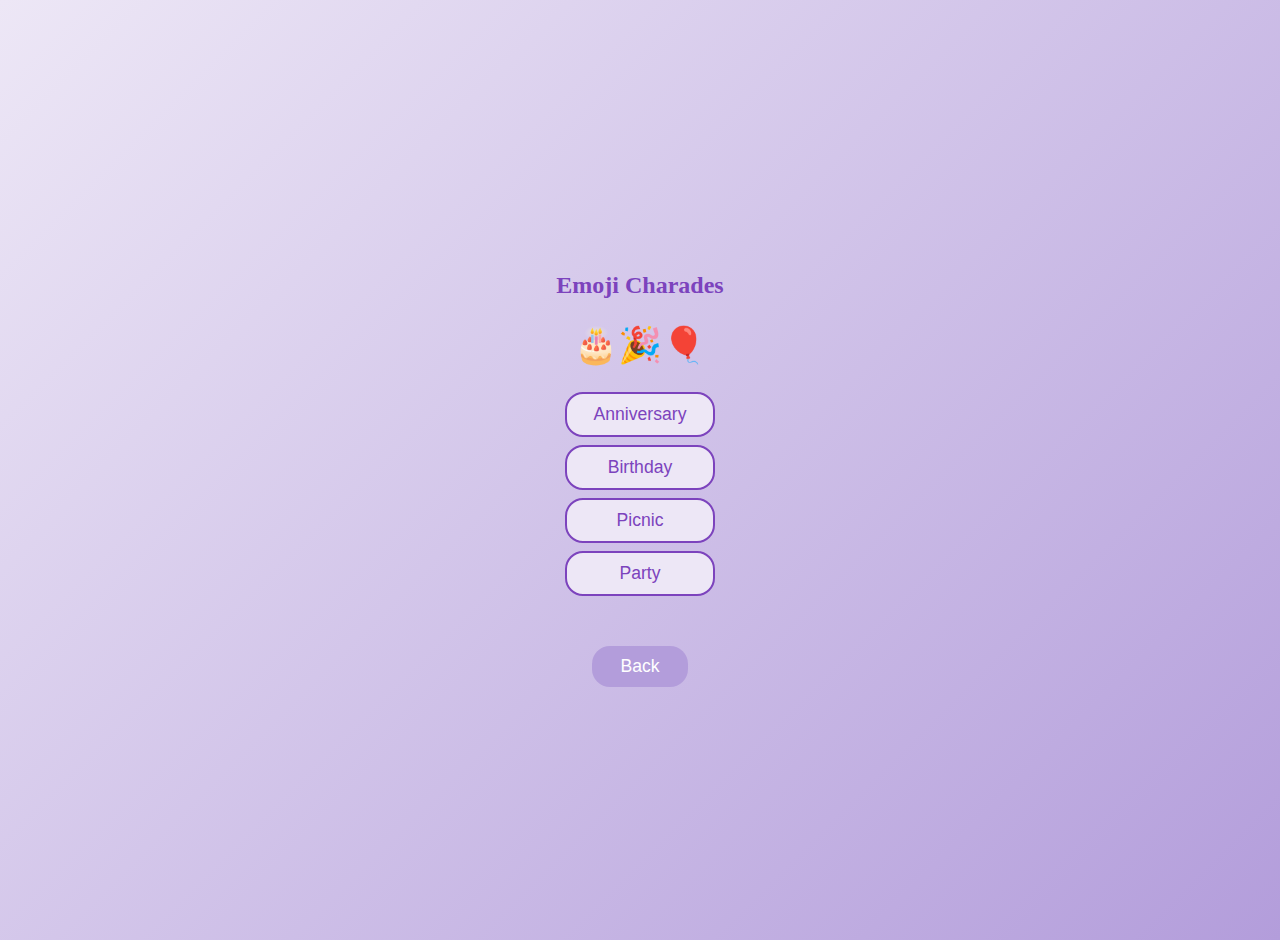
<file: emoji_charades.html>
<!DOCTYPE html>
<html lang="en">
<head>
    <meta charset="UTF-8">
    <meta name="viewport" content="width=device-width, initial-scale=1.0">
    <title>Emoji Charades</title>
    <link rel="stylesheet" href="style.css">
    <link href="https://fonts.googleapis.com/css2?family=Indie+Flower&display=swap" rel="stylesheet">
    <style>
        .charades-container { max-width: 420px; margin: 40px auto; text-align: center; }
        .emoji-set { font-size: 2.2em; margin: 24px 0 18px 0; }
        .mcq-btn { background: #ede7f6; color: #7c43bd; border: 2px solid #7c43bd; border-radius: 18px; padding: 10px 18px; font-size: 1.1em; cursor: pointer; margin: 8px 0; width: 90%; transition: background 0.2s; display: block; margin-left: auto; margin-right: auto; }
        .mcq-btn:hover { background: #b39ddb; color: #fff; }
        .result-msg { margin-top: 18px; font-size: 1.2em; color: #7c43bd; font-family: 'Indie Flower', cursive; }
        .back-btn { margin-top: 32px; background: #b39ddb; color: #fff; border: none; border-radius: 18px; padding: 10px 28px; font-size: 1.1em; cursor: pointer; }
    </style>
</head>
<body>
    <div class="charades-container">
        <h2 style="font-family: 'Dancing Script', cursive; color: #7c43bd;">Emoji Charades</h2>
        <div class="emoji-set" id="emoji-set"></div>
        <div id="mcq-options"></div>
        <div class="result-msg" id="charades-result"></div>
        <button class="back-btn" onclick="window.location.href='celebration.html'">Back</button>
    </div>
    <script>
    const charades = [
        {emojis: '🎂🎉🎈', answer: 'Birthday', options: ['Birthday','Picnic','Anniversary','Party']},
        {emojis: '😴🛏️💤', answer: 'Tired', options: ['Tired','Excited','Hungry','Dancing']},
        {emojis: '😂🤣😆', answer: 'Laughter', options: ['Crying','Laughter','Surprised','Angry']},
        {emojis: '🍫🍰🍩', answer: 'Sweet Tooth', options: ['Sweet Tooth','Healthy','Picnic','Shopping']},
        {emojis: '👩‍👧❤️👩‍👦', answer: 'Mother-Daughter Love', options: ['Mother-Daughter Love','Sisters','Friends','Neighbors']},
        {emojis: '☕📚🛋️', answer: 'Relaxing', options: ['Relaxing','Studying','Cooking','Cleaning']},
        {emojis: '🌧️☔🌈', answer: 'Rainy Day', options: ['Rainy Day','Sunny Day','Snowy Day','Windy Day']},
        {emojis: '🍲👩‍🍳🥘', answer: 'Cooking', options: ['Cooking','Eating','Shopping','Sleeping']},
        {emojis: '🛍️💸🛒', answer: 'Shopping', options: ['Shopping','Saving','Working','Dancing']},
        {emojis: '😇🙏🌟', answer: 'Grateful', options: ['Grateful','Surprised','Sad','Excited']},
        {emojis: '😋🍽️🍔', answer: 'Yummy Food', options: ['Yummy Food','Cooking','Cleaning','Sleeping']},
        {emojis: '💤😪🛌', answer: 'Sleepy', options: ['Sleepy','Excited','Hungry','Dancing']},
        {emojis: '🎶💃🎤', answer: 'Dancing', options: ['Dancing','Singing','Sleeping','Cooking']},
        {emojis: '📸👩‍👧📷', answer: 'Taking Photos', options: ['Taking Photos','Cooking','Dancing','Shopping']},
        {emojis: '🥰🌸💖', answer: 'Feeling Loved', options: ['Feeling Loved','Feeling Sad','Feeling Tired','Feeling Hungry']},
        {emojis: '🚴‍♀️🌳🏞️', answer: 'Cycling', options: ['Cycling','Running','Walking','Driving']},
        {emojis: '🎮🕹️👾', answer: 'Gaming', options: ['Gaming','Watching TV','Reading','Sleeping']},
        {emojis: '🏖️🌊☀️', answer: 'Beach Day', options: ['Beach Day','Rainy Day','Snowy Day','Windy Day']},
        {emojis: '🎭🎨🎷', answer: 'Artistic', options: ['Artistic','Bored','Excited','Hungry']},
        {emojis: '🚗🛣️🗺️', answer: 'Road Trip', options: ['Road Trip','Shopping','Working','Sleeping']}
    ];

    function shuffle(array) {
        for (let i = array.length - 1; i > 0; i--) {
            const j = Math.floor(Math.random() * (i + 1));
            [array[i], array[j]] = [array[j], array[i]];
        }
    }

    let current = 0;
    const emojiSet = document.getElementById('emoji-set');
    const mcqOptions = document.getElementById('mcq-options');
    const result = document.getElementById('charades-result');
    function showCharade(idx) {
        const c = charades[idx];
        emojiSet.textContent = c.emojis;
        mcqOptions.innerHTML = '';
        result.textContent = '';
        const shuffledOptions = [...c.options];
        shuffle(shuffledOptions);
        shuffledOptions.forEach(opt => {
            const btn = document.createElement('button');
            btn.className = 'mcq-btn';
            btn.textContent = opt;
            btn.onclick = () => {
                if(opt === c.answer) {
                    result.textContent = 'Correct!';
                    setTimeout(()=>nextCharade(), 1200);
                } else {
                    result.textContent = 'Try again!';
                }
            };
            mcqOptions.appendChild(btn);
        });
    }
    function nextCharade() {
        current = (current+1)%charades.length;
        showCharade(current);
    }
    showCharade(current);
    </script>
</body>
</html>
</file>
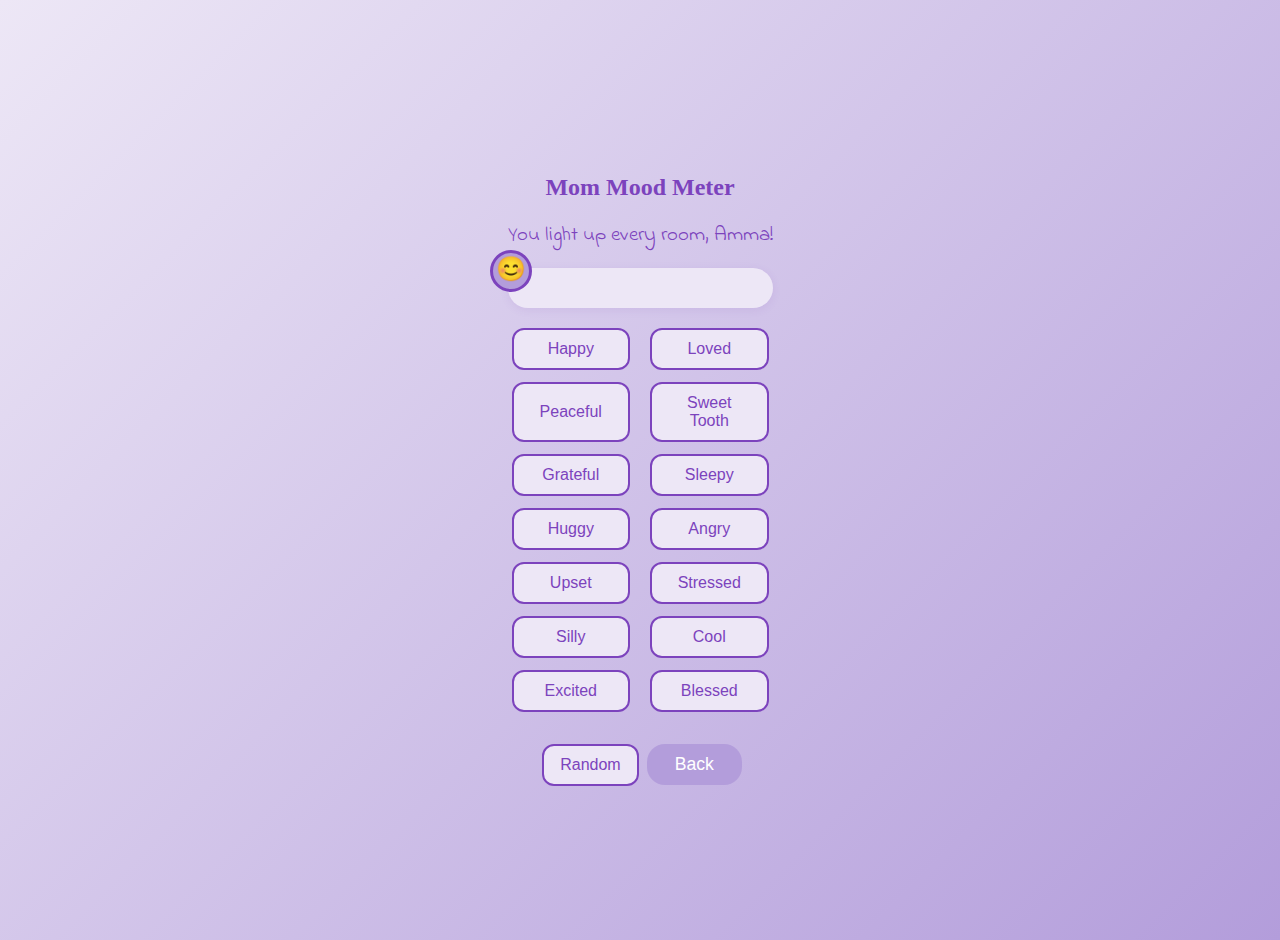
<file: mood_meter.html>
<!DOCTYPE html>
<html lang="en">
<head>
    <meta charset="UTF-8">
    <meta name="viewport" content="width=device-width, initial-scale=1.0">
    <title>Mom Mood Meter</title>
    <link rel="stylesheet" href="style.css">
    <link href="https://fonts.googleapis.com/css2?family=Indie+Flower&display=swap" rel="stylesheet">
    <style>
        .meter-container { max-width: 400px; margin: 40px auto; text-align: center; }
        .meter-label { font-size: 1.3em; margin-bottom: 18px; color: #7c43bd; }
        .mood-meter {
            width: 100%; height: 40px; background: #ede7f6; border-radius: 20px; position: relative; margin-bottom: 18px;
            box-shadow: 0 2px 8px rgba(124,67,189,0.10);
        }
        .mood-pointer {
            position: absolute; top: -18px; width: 36px; height: 36px; background: #b39ddb; border-radius: 50%;
            left: 0; transition: left 0.6s cubic-bezier(.62,.01,.36,1);
            display: flex; align-items: center; justify-content: center; color: #fff; font-size: 1.5em; border: 3px solid #7c43bd;
        }
        .mood-options {
            display: grid;
            grid-template-columns: repeat(auto-fit, minmax(120px, 1fr));
            gap: 12px;
            justify-content: center;
            margin-top: 20px;
        }
        .mood-btn {
            background: #ede7f6; color: #7c43bd; border: 2px solid #7c43bd; border-radius: 18px; padding: 8px 18px; font-size: 1em; cursor: pointer; margin: 0 4px; transition: background 0.2s;
            text-align: center;
            padding: 10px 16px;
            font-size: 1em;
            border-radius: 12px;
            transition: transform 0.2s;
        }
        .mood-btn:hover {
            background: #b39ddb; color: #fff;
            transform: scale(1.1);
        }
        .back-btn { margin-top: 32px; background: #b39ddb; color: #fff; border: none; border-radius: 18px; padding: 10px 28px; font-size: 1.1em; cursor: pointer; }
    </style>
</head>
<body>
    <div class="meter-container">
        <h2 style="font-family: 'Dancing Script', cursive; color: #7c43bd;">Mom Mood Meter</h2>
        <div class="meter-label" id="mood-label">How are you feeling today?</div>
        <div class="mood-meter" id="mood-meter">
            <div class="mood-pointer" id="mood-pointer">😊</div>
        </div>
        <div class="mood-options" id="mood-options"></div>
        <button class="mood-btn" id="random-mood">Random</button>
        <button class="back-btn" onclick="window.location.href='celebration.html'">Back</button>
    </div>
    <script>
    const moods = [
        {emoji: '😊', label: 'Happy', msg: 'You light up every room, Amma!'},
        {emoji: '🥰', label: 'Loved', msg: 'You are so loved, always.'},
        {emoji: '😌', label: 'Peaceful', msg: 'Enjoy your well-deserved peace.'},
        {emoji: '🍫', label: 'Sweet Tooth', msg: 'Time for a treat!'},
        {emoji: '🌸', label: 'Grateful', msg: 'Thank you for everything you do.'},
        {emoji: '😴', label: 'Sleepy', msg: 'You deserve a nap and a break.'},
        {emoji: '🤗', label: 'Huggy', msg: 'Sending you a big, warm hug!'},
        {emoji: '😡', label: 'Angry', msg: 'It’s okay to feel mad. You’re still amazing!'},
        {emoji: '😢', label: 'Upset', msg: 'Sending extra love your way.'},
        {emoji: '😬', label: 'Stressed', msg: 'Take a deep breath. You’ve got this.'},
        {emoji: '😆', label: 'Silly', msg: 'Let’s do something fun and goofy!'},
        {emoji: '😎', label: 'Cool', msg: 'You’re the coolest mom ever.'},
        {emoji: '🤩', label: 'Excited', msg: 'Yay! Let’s celebrate you!'},
        {emoji: '😇', label: 'Blessed', msg: 'You are a blessing to us all.'}
    ];
    const meter = document.getElementById('mood-meter');
    const pointer = document.getElementById('mood-pointer');
    const label = document.getElementById('mood-label');
    const options = document.getElementById('mood-options');
    moods.forEach((mood, i) => {
        const btn = document.createElement('button');
        btn.className = 'mood-btn';
        btn.textContent = mood.label;
        btn.onclick = () => setMood(i);
        options.appendChild(btn);
    });
    function setMood(idx) {
        const percent = idx / (moods.length-1);
        pointer.style.left = `calc(${percent*100}% - 18px)`;
        pointer.textContent = moods[idx].emoji;
        label.textContent = moods[idx].msg;
    }
    document.getElementById('random-mood').onclick = () => {
        const idx = Math.floor(Math.random()*moods.length);
        setMood(idx);
    };
    setMood(0);
    </script>
</body>
</html>
</file>
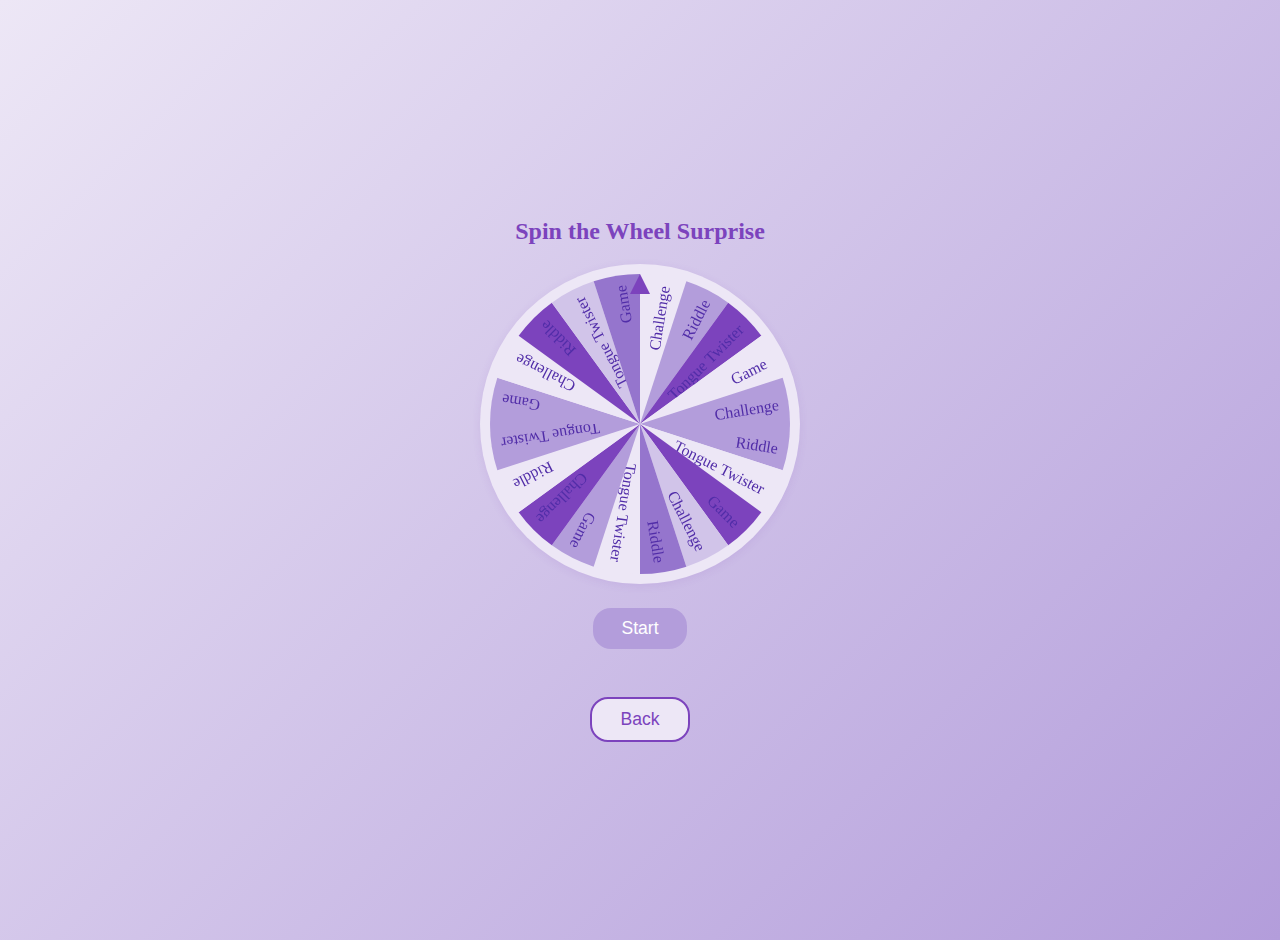
<file: spin_wheel.html>
<!DOCTYPE html>
<html lang="en">
<head>
    <meta charset="UTF-8">
    <meta name="viewport" content="width=device-width, initial-scale=1.0">
    <title>Spin the Wheel Surprise</title>
    <link rel="stylesheet" href="style.css">
    <link href="https://fonts.googleapis.com/css2?family=Indie+Flower&display=swap" rel="stylesheet">
    <style>
        .wheel-container { max-width: 420px; margin: 40px auto; text-align: center; }
        .wheel-canvas { margin: 0 auto; display: block; background: #ede7f6; border-radius: 50%; box-shadow: 0 2px 8px rgba(124,67,189,0.10); }
        .start-btn { margin-top: 24px; background: #b39ddb; color: #fff; border: none; border-radius: 18px; padding: 10px 28px; font-size: 1.1em; cursor: pointer; }
        .back-btn { margin-top: 24px; background: #ede7f6; color: #7c43bd; border: 2px solid #7c43bd; border-radius: 18px; padding: 10px 28px; font-size: 1.1em; cursor: pointer; }
        .result-msg { margin-top: 24px; font-size: 1.2em; color: #7c43bd; font-family: 'Indie Flower', cursive; }
    </style>
</head>
<body>
    <div class="wheel-container">
        <h2 style="font-family: 'Dancing Script', cursive; color: #7c43bd;">Spin the Wheel Surprise</h2>
        <canvas id="wheel" width="320" height="320" class="wheel-canvas"></canvas>
        <button class="start-btn" id="start-spin">Start</button>
        <div class="result-msg" id="wheel-result"></div>
        <button class="back-btn" onclick="window.location.href='celebration.html'">Back</button>
    </div>
    <script>
    const segments = [
        'Riddle: What has keys but can’t open locks? (A piano)',
        'Tongue Twister: She sells seashells by the seashore',
        'Game: Do your best dance move for 10 seconds!',
        'Challenge: Give yourself a compliment out loud!',
        'Riddle: What gets wetter as it dries? (A towel)',
        'Tongue Twister: Red lorry, yellow lorry',
        'Game: Make the silliest face you can!',
        'Challenge: Tell a funny story or memory!',
        'Riddle: What has a heart that doesn’t beat? (An artichoke)',
        'Tongue Twister: Unique New York',
        'Game: Try to balance a book on your head for 5 seconds!',
        'Challenge: Give a big air hug to the room!',
        'Riddle: What comes down but never goes up? (Rain)',
        'Tongue Twister: Fuzzy Wuzzy was a bear',
        'Game: Say “I am awesome!” three times!',
        'Challenge: Share one thing you’re grateful for today!',
        'Riddle: What has hands but can’t clap? (A clock)',
        'Tongue Twister: Toy boat, toy boat, toy boat',
        'Game: Spin around in your chair (carefully!)',
        'Challenge: Smile for 10 seconds straight!'
    ];
    const colors = ['#b39ddb','#ede7f6','#7c43bd','#d1c4e9','#9575cd','#ede7f6','#b39ddb','#7c43bd','#ede7f6','#b39ddb'];
    const wheel = document.getElementById('wheel');
    const ctx = wheel.getContext('2d');
    const result = document.getElementById('wheel-result');
    let angle = 0, spinning = false;
    function drawWheel() {
        const seg = segments.length;
        const arc = 2 * Math.PI / seg;
        for(let i=0;i<seg;i++){
            ctx.beginPath();
            ctx.moveTo(160,160);
            ctx.arc(160,160,150,i*arc,(i+1)*arc);
            ctx.closePath();
            ctx.fillStyle = colors[i%colors.length];
            ctx.fill();
            ctx.save();
            ctx.translate(160,160);
            ctx.rotate(i*arc+arc/2);
            ctx.textAlign = 'right';
            ctx.font = '16px Indie Flower, cursive';
            ctx.fillStyle = '#512da8';
            ctx.fillText(segments[i].split(':')[0], 140,8);
            ctx.restore();
        }
        // Draw pointer
        ctx.beginPath();
        ctx.moveTo(160,10);
        ctx.lineTo(150,30);
        ctx.lineTo(170,30);
        ctx.closePath();
        ctx.fillStyle = '#7c43bd';
        ctx.fill();
    }
    drawWheel();
    document.getElementById('start-spin').onclick = function() {
        if(spinning) return;
        spinning = true;
        result.textContent = '';
        let spinAngle = Math.random()*2*Math.PI + 8*Math.PI;
        let start = null;
        function animate(ts){
            if(!start) start = ts;
            let progress = (ts-start)/1800;
            if(progress>1) progress=1;
            angle = spinAngle*progress;
            ctx.clearRect(0,0,320,320);
            ctx.save();
            ctx.translate(160,160);
            ctx.rotate(angle);
            ctx.translate(-160,-160);
            drawWheel();
            ctx.restore();
            if(progress<1){
                requestAnimationFrame(animate);
            }else{
                spinning = false;
                const seg = segments.length;
                const arc = 2 * Math.PI / seg;
                let idx = seg - Math.floor(((angle%(2*Math.PI))/arc)) - 1;
                if(idx<0) idx+=seg;
                result.textContent = segments[idx];
            }
        }
        requestAnimationFrame(animate);
    };
    </script>
</body>
</html>
</file>
<file: style.css>
/* General Styles */
body {
    font-family: 'Indie Flower', 'Comic Sans MS', 'Dancing Script', cursive, 'Merriweather', serif;
    background: linear-gradient(135deg, #ede7f6 0%, #b39ddb 100%);
    color: #4a4a4a;
    margin: 0;
    padding: 20px;
    display: flex;
    justify-content: center;
    align-items: center;
    min-height: 100vh;
}

.container {
    max-width: 800px;
    background: #f3e5f5;
    border-radius: 15px;
    box-shadow: 0 10px 30px rgba(124, 67, 189, 0.12);
    overflow: hidden;
    width: 100%;
}

/* Header */
header {
    background: linear-gradient(135deg, #7c43bd, #b39ddb);
    padding: 30px;
    text-align: center;
}

header h1 {
    font-family: 'Dancing Script', cursive;
    font-size: 3.5em;
    color: #fff;
    margin: 0;
    text-shadow: 2px 2px 4px rgba(124, 67, 189, 0.2);
}

/* Main Content */
main {
    padding: 30px;
}

/* Message Section */
.message h2 {
    font-family: 'Dancing Script', cursive;
    font-size: 2.5em;
    color: #7c43bd; 
    margin-top: 0;
}

.message p {
    font-size: 1.1em;
    line-height: 1.8;
    text-align: justify;
}

/* Gallery Section */
.gallery {
    margin-top: 40px;
    text-align: center;
}

.gallery h2 {
    font-family: 'Dancing Script', cursive;
    font-size: 2.5em;
    color: #d1426b;
}

.image-container {
    display: flex;
    justify-content: space-around;
    flex-wrap: wrap;
    gap: 20px;
    margin-top: 20px;
}

.polaroid {
    background: #fff;
    padding: 15px 15px 30px 15px;
    border-radius: 5px;
    box-shadow: 0 4px 15px rgba(0, 0, 0, 0.15);
    transform: rotate(-2deg);
    transition: transform 0.3s ease;
}

.polaroid:nth-child(2) {
    transform: rotate(3deg);
}

.polaroid:nth-child(3) {
    transform: rotate(-4deg);
}

.polaroid:hover {
    transform: rotate(0) scale(1.05);
    z-index: 10;
}

.polaroid img {
    width: 100%;
    height: auto;
    display: block;
    border-bottom: 1px solid #eee;
    padding-bottom: 10px;
}

.polaroid p {
    font-family: 'Dancing Script', cursive;
    font-size: 1.5em;
    margin: 15px 0 0;
    color: #555;
}

.outro {
    font-style: italic;
    margin-top: 30px;
    font-size: 1.2em;
    color: #777;
}

/* Oval photo frame for mom's picture */
.photo-center {
    display: flex;
    flex-direction: column;
    align-items: center;
    margin: 40px 0 30px 0;
}
.oval-frame {
    width: 220px;
    height: 300px;
    border-radius: 50% / 45%;
    overflow: hidden;
    box-shadow: 0 8px 32px rgba(128, 0, 128, 0.18), 0 2px 8px rgba(0,0,0,0.10);
    border: 6px solid #7c43bd;
    background: #ede7f6;
    margin-bottom: 18px;
}
.oval-frame img {
    width: 100%;
    height: 100%;
    object-fit: cover;
    display: block;
}
.dramatic-quote {
    font-family: 'Dancing Script', cursive;
    font-size: 1.5em;
    color: #7c43bd;
    text-align: center;
    margin: 0 0 10px 0;
    padding: 0 10px;
}

/* Banner and Enter Button */
.banner-quote {
    font-family: 'Dancing Script', cursive;
    font-size: 1.3em;
    color: #ede7f6;
    margin: 10px 0 20px 0;
    text-shadow: 1px 1px 4px #7c43bd;
}
.enter-btn {
    background: #7c43bd;
    color: #fff;
    font-size: 1.2em;
    padding: 12px 32px;
    border: none;
    border-radius: 30px;
    cursor: pointer;
    margin-top: 18px;
    box-shadow: 0 2px 8px rgba(124,67,189,0.15);
    transition: background 0.2s;
}
.enter-btn:hover {
    background: #512da8;
}

/* Gifts Gallery */
.gifts-gallery {
    margin: 40px 0;
    text-align: center;
}
.gifts-grid {
    display: grid;
    grid-template-columns: repeat(auto-fit, minmax(48px, 1fr));
    gap: 10px;
    max-width: 500px;
    margin: 0 auto 10px auto;
}
.gift-square {
    background: #ede7f6;
    border: 2px solid #7c43bd;
    border-radius: 10px;
    width: 48px;
    height: 48px;
    display: flex;
    align-items: center;
    justify-content: center;
    font-size: 1.1em;
    font-weight: bold;
    color: #7c43bd;
    cursor: pointer;
    transition: background 0.2s, transform 0.2s;
}
.gift-square.opened {
    background: #b39ddb;
    color: #fff;
    border-color: #7c43bd;
    font-weight: bold;
    box-shadow: 0 2px 8px rgba(124,67,189,0.13);
}
.gift-square:hover {
    background: #b39ddb;
    transform: scale(1.08);
}
.gallery-note {
    font-size: 0.95em;
    color: #888;
}
.reset-gifts-btn {
    display: block;
    margin: 32px auto 24px auto;
    background: #ede7f6;
    color: #7c43bd;
    border: 2px solid #7c43bd;
    border-radius: 30px;
    font-size: 1.1em;
    padding: 10px 28px;
    cursor: pointer;
    box-shadow: 0 2px 8px rgba(124,67,189,0.10);
    transition: background 0.2s, color 0.2s;
}
.reset-gifts-btn:hover {
    background: #b39ddb;
    color: #fff;
}

/* Memory Lane */
.memory-lane {
    background: linear-gradient(135deg, #ede7f6 0%, #b39ddb 100%);
    border-radius: 18px;
    box-shadow: 0 4px 24px rgba(124,67,189,0.10);
    padding: 36px 18px 28px 18px;
    margin: 40px 0;
    position: relative;
    overflow: hidden;
}
.memory-lane h2 {
    font-family: 'Dancing Script', cursive;
    color: #7c43bd;
    font-size: 2.2em;
    text-align: center;
    margin-bottom: 18px;
}
.timeline {
    border-left: 3px solid #7c43bd;
    margin: 0 auto;
    padding-left: 20px;
    max-width: 400px;
}
.timeline-item {
    margin: 18px 0;
    font-size: 1.1em;
    position: relative;
}
.timeline-item:before {
    content: '•';
    color: #7c43bd;
    position: absolute;
    left: -18px;
    font-size: 1.5em;
    top: -2px;
}
.timeline-chapter {
    margin: 24px 0 0 0;
    border-left: 4px solid #7c43bd;
    padding-left: 24px;
    position: relative;
}
.timeline-chapter:before {
    content: '★';
    color: #b39ddb;
    position: absolute;
    left: -18px;
    top: 8px;
    font-size: 1.3em;
}

/* Letters & Messages */
.letters-messages {
    margin: 40px 0;
}
.letters {
    margin-bottom: 18px;
}
.letter {
    background: #ede7f6;
    border-left: 5px solid #7c43bd;
    padding: 12px 18px;
    margin-bottom: 10px;
    border-radius: 8px;
}
.letter h3 {
    margin-top: 0;
    color: #7c43bd;
}
.open-when ul {
    padding-left: 18px;
}
.open-when li {
    margin-bottom: 6px;
    color: #6d4c41;
}

/* Interactive Zone */
.interactive-zone {
    margin: 40px 0;
}
.interactive-zone ul {
    list-style: disc inside;
    color: #7c43bd;
    font-size: 1.1em;
    margin: 0 0 0 10px;
}
.interactive-grid {
    display: grid;
    grid-template-columns: repeat(auto-fit, minmax(180px, 1fr));
    gap: 18px;
    margin: 32px 0 18px 0;
}
.interactive-card {
    background: #ede7f6;
    color: #7c43bd;
    border: 2px solid #7c43bd;
    border-radius: 18px;
    font-size: 1.1em;
    font-family: 'Merriweather', serif;
    padding: 22px 10px;
    cursor: pointer;
    box-shadow: 0 2px 8px rgba(124,67,189,0.10);
    transition: background 0.2s, color 0.2s, transform 0.15s;
    min-height: 70px;
    text-align: center;
    font-weight: 600;
}
.interactive-card:hover {
    background: #b39ddb;
    color: #fff;
    transform: scale(1.04);
}
.easter-egg-hint {
    text-align: center;
    color: #a084ca;
    font-size: 0.98em;
    margin-top: 18px;
    font-style: italic;
}

/* Confetti Animation */
.confetti-container {
    pointer-events: none;
    position: fixed;
    left: 0; top: 0; width: 100vw; height: 100vh;
    z-index: 2000;
    overflow: hidden;
}
.confetti {
    position: absolute;
    top: -20px;
    width: 12px;
    height: 18px;
    border-radius: 3px;
    opacity: 0.85;
    animation: confetti-fall 2.2s cubic-bezier(.62,.01,.36,1) forwards;
}
@keyframes confetti-fall {
    to {
        transform: translateY(100vh) rotateZ(360deg);
        opacity: 0.7;
    }
}

/* Easter Egg: Hidden clickable corner */
.corner-egg {
    position: fixed;
    top: 0; left: 0;
    width: 32px; height: 32px;
    z-index: 3000;
    cursor: pointer;
    opacity: 0.01;
}

/* Easter Egg: Photo hover caption */
.oval-frame {
    position: relative;
}
.photo-caption {
    display: none;
    position: absolute;
    left: 50%;
    bottom: 10px;
    transform: translateX(-50%);
    background: #7c43bdcc;
    color: #fff;
    padding: 8px 18px;
    border-radius: 18px;
    font-size: 1.1em;
    font-family: 'Dancing Script', cursive;
    box-shadow: 0 2px 8px rgba(124,67,189,0.13);
    pointer-events: none;
    white-space: nowrap;
}
.oval-frame:hover .photo-caption {
    display: block;
}

/* Easter Egg: Heart explosion */
.heart-container {
    pointer-events: none;
    position: fixed;
    left: 0; top: 0; width: 100vw; height: 100vh;
    z-index: 2100;
    overflow: hidden;
}
.heart {
    position: absolute;
    top: -20px;
    width: 24px;
    height: 24px;
    font-size: 2em;
    opacity: 0.85;
    animation: heart-fall 2.2s cubic-bezier(.62,.01,.36,1) forwards;
}
@keyframes heart-fall {
    to {
        transform: translateY(100vh) scale(1.2) rotateZ(360deg);
        opacity: 0.7;
    }
}
/* Easter Egg: Fake invoice modal */
.invoice-modal {
    position: fixed;
    left: 0; top: 0; width: 100vw; height: 100vh;
    background: rgba(124,67,189,0.13);
    display: flex;
    align-items: center;
    justify-content: center;
    z-index: 4000;
}
.invoice-content {
    background: #f3e5f5;
    border: 4px solid #7c43bd;
    border-radius: 18px;
    box-shadow: 0 8px 32px rgba(124,67,189,0.18);
    padding: 32px 24px 24px 24px;
    text-align: center;
    min-width: 260px;
    max-width: 90vw;
    position: relative;
    font-family: 'Merriweather', serif;
}
.invoice-content h3 {
    color: #7c43bd;
    margin: 0 0 10px 0;
    font-family: 'Dancing Script', cursive;
    font-size: 1.6em;
}
.invoice-content ul {
    list-style: none;
    padding: 0;
    margin: 0 0 18px 0;
}
.invoice-content li {
    font-size: 1.1em;
    color: #4a148c;
    margin-bottom: 6px;
}
.invoice-close {
    position: absolute;
    top: 10px;
    right: 18px;
    font-size: 2em;
    color: #7c43bd;
    cursor: pointer;
}

/* Footer */
footer {
    background-color: #ede7f6;
    color: #7c43bd;
    text-align: center;
    padding: 15px;
    font-size: 0.9em;
    color: #888;
}

/* Responsive Design */
@media (max-width: 600px) {
    .container {
        border-radius: 0;
        box-shadow: none;
        padding: 0;
        max-width: 100vw;
    }
    header {
        padding: 20px 10px;
    }
    header h1 {
        font-size: 2em;
    }
    main {
        padding: 15px 5px;
    }
    .message h2, .gallery h2 {
        font-size: 1.5em;
    }
    .image-container {
        flex-direction: column;
        align-items: center;
        gap: 15px;
    }
    .polaroid {
        width: 90vw;
        max-width: 320px;
        padding: 10px 10px 20px 10px;
    }
    .polaroid p {
        font-size: 1.1em;
    }
    .oval-frame {
        width: 60vw;
        height: 80vw;
        min-width: 120px;
        min-height: 160px;
        max-width: 220px;
        max-height: 300px;
    }
    .dramatic-quote {
        font-size: 1.1em;
    }
    .gifts-grid {
        grid-template-columns: repeat(auto-fit, minmax(38px, 1fr));
        max-width: 98vw;
    }
    .gift-square {
        width: 38px;
        height: 38px;
        font-size: 0.95em;
    }
    .timeline {
        max-width: 95vw;
    }
}
</file>
